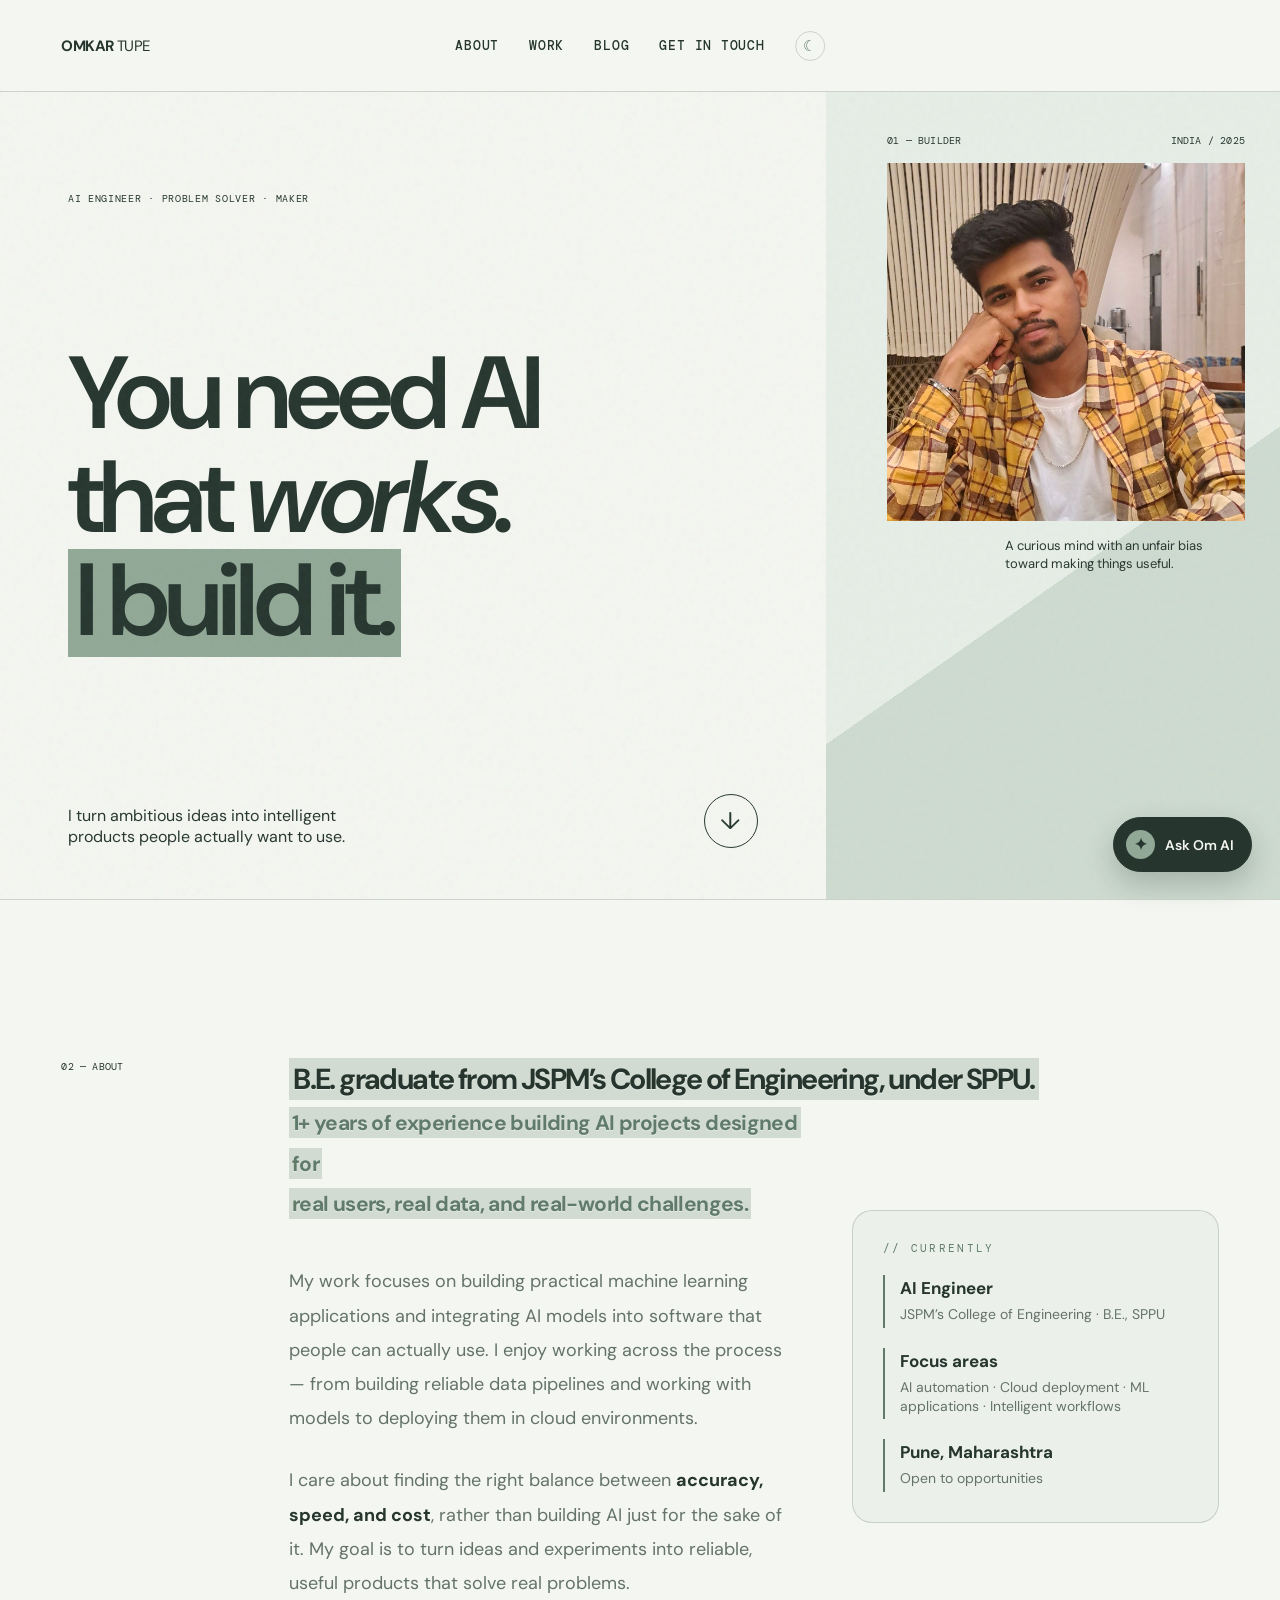
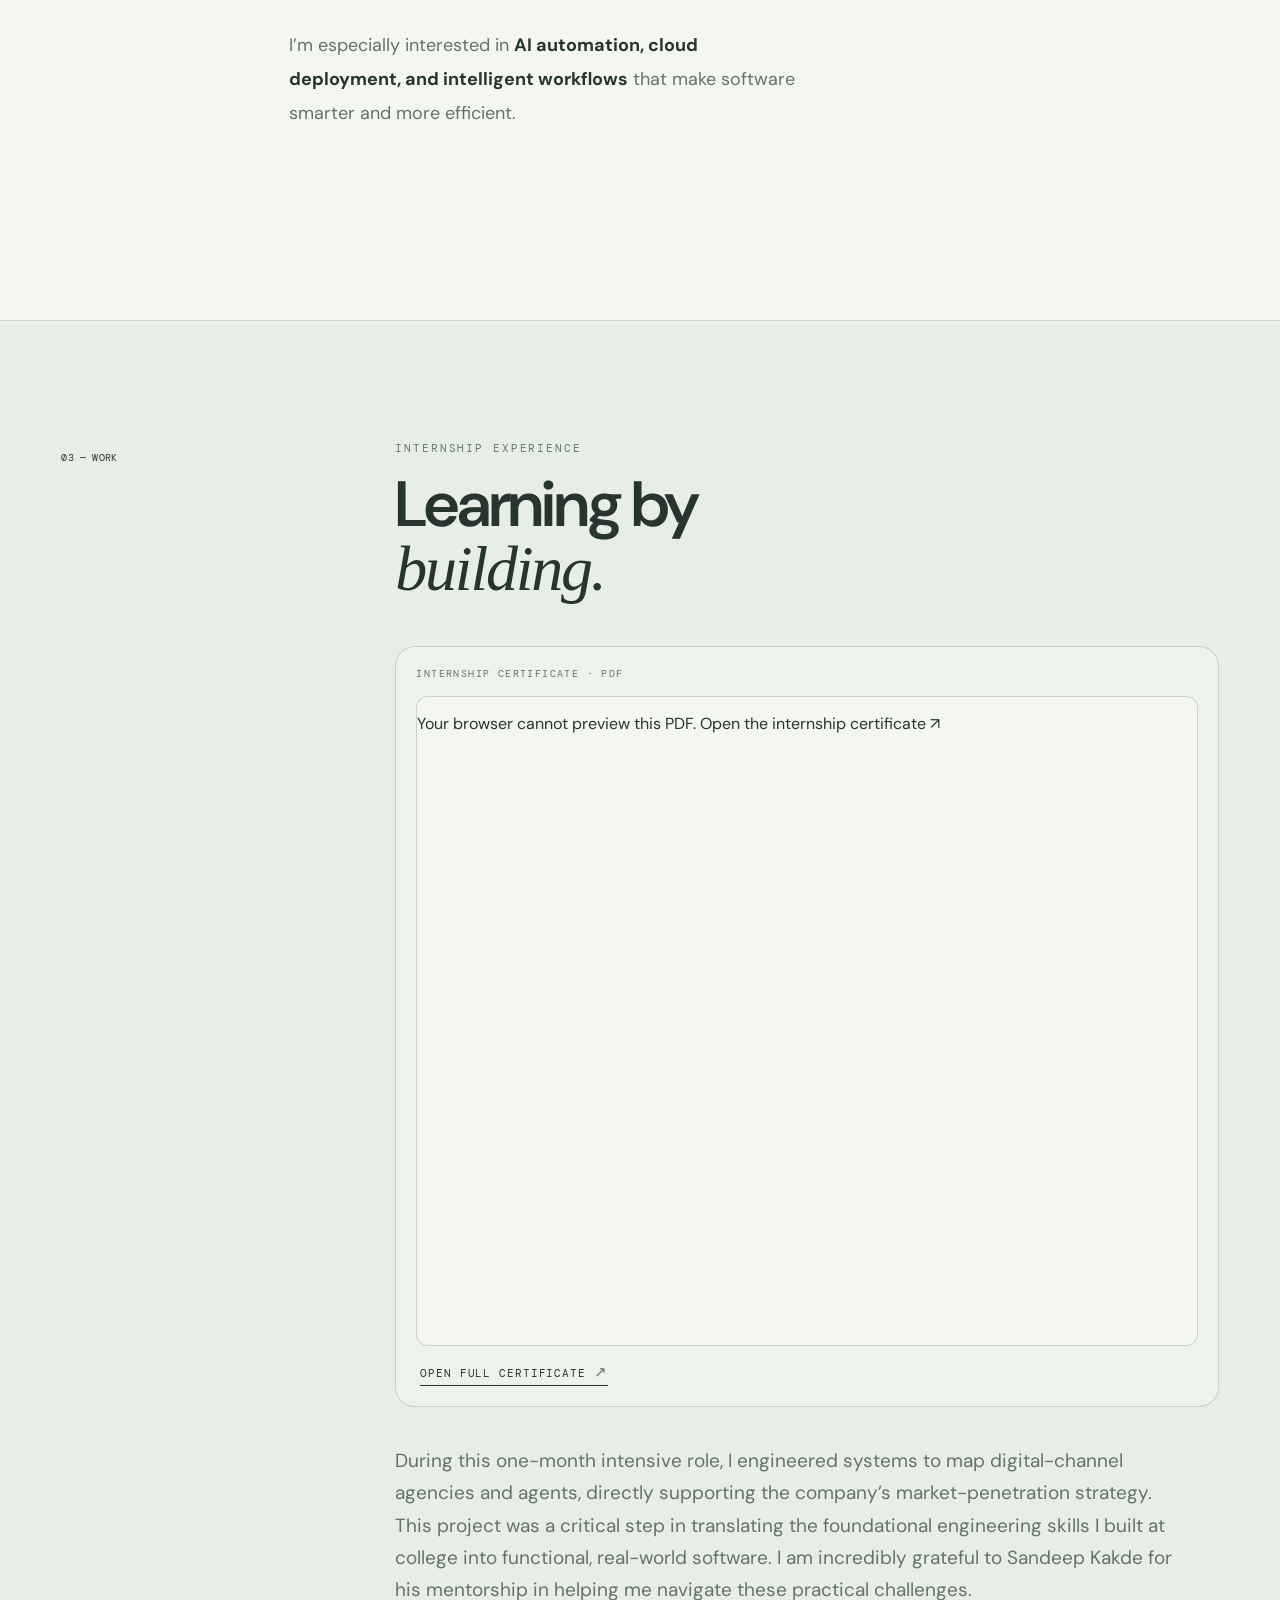
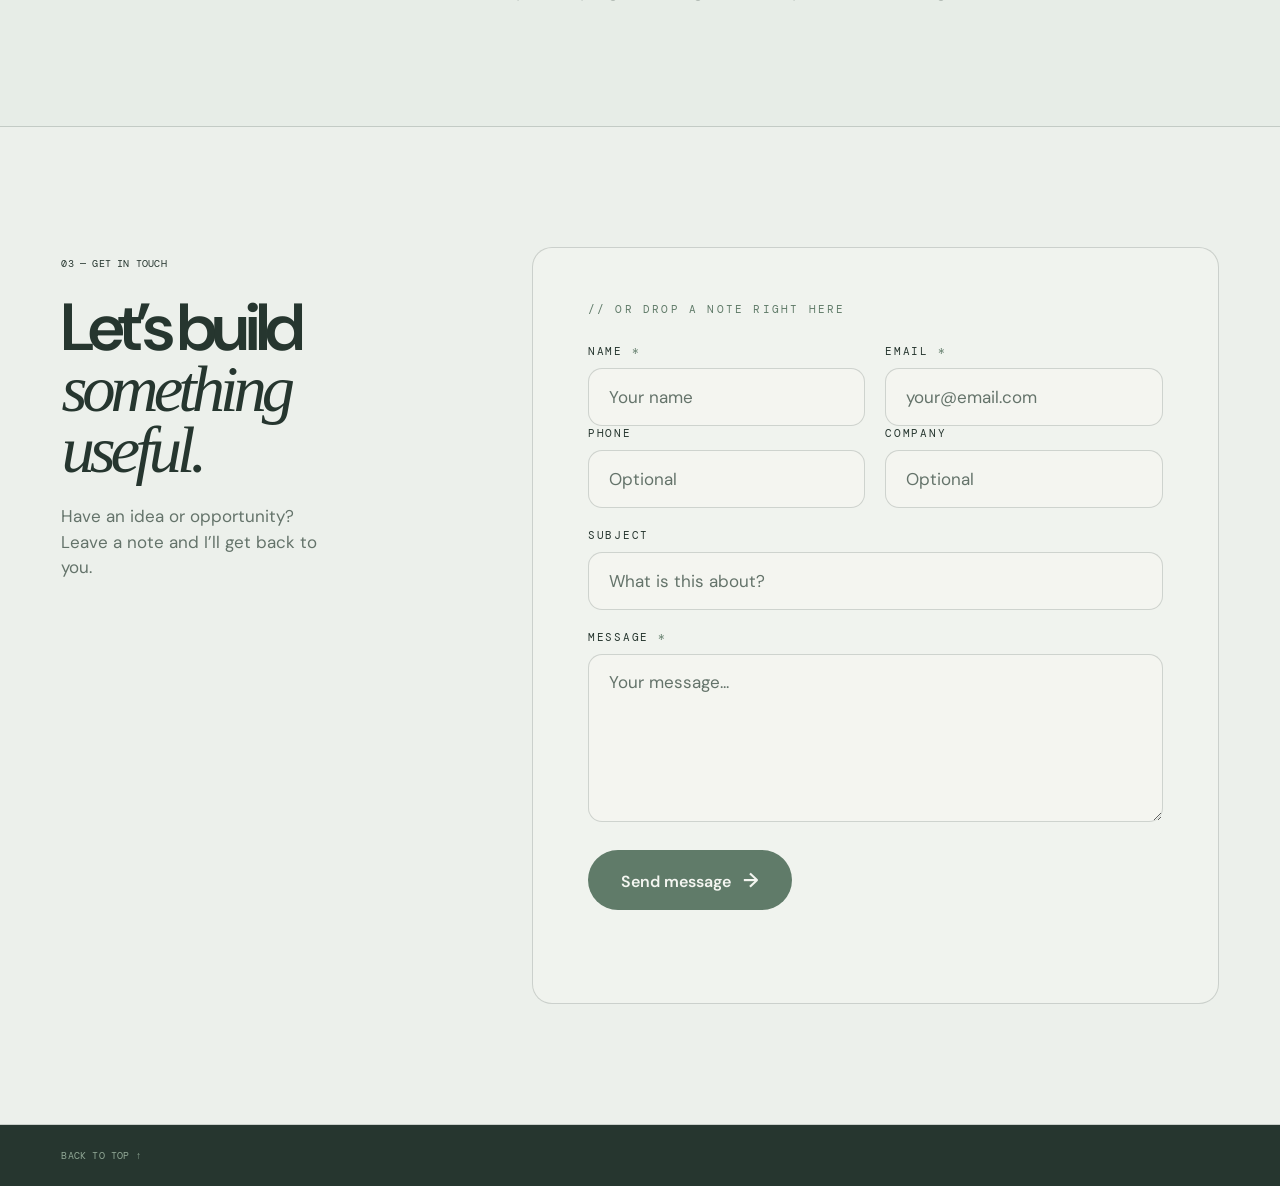
<file: index.html>
<!doctype html>
<html lang="en">
  <head>
    <meta charset="UTF-8" />
    <meta name="viewport" content="width=device-width, initial-scale=1.0" />
    <meta name="description" content="Omkar Tupe — building AI that works." />
    <title>Omkar Tupe — AI Builder</title>
    <link rel="preconnect" href="https://fonts.googleapis.com" />
    <link rel="preconnect" href="https://fonts.gstatic.com" crossorigin />
    <link href="https://fonts.googleapis.com/css2?family=DM+Mono:wght@400;500&family=DM+Sans:opsz,wght@9..40,400;9..40,500;9..40,600;9..40,700&display=swap" rel="stylesheet" />
    <link rel="stylesheet" href="styles.css" />
  </head>
  <body>
    <div class="grain" aria-hidden="true"></div>
    <main>
      <nav aria-label="Primary navigation">
        <a class="brand" href="#top">OMKAR <span>TUPE</span></a>
        <div class="nav-links">
          <a href="#about">About</a>
          <a href="#work">Work</a>
          <a href="blog.html">Blog</a>
          <a href="#contact">Get in touch</a>
          <button class="theme-toggle" type="button" aria-label="Switch to dark theme" title="Switch to dark theme"><span aria-hidden="true">☾</span></button>
        </div>
        <div class="scroll-progress" aria-hidden="true"><span></span></div>
      </nav>

      <section class="hero" id="top">
        <div class="portrait-wrap">
          <div class="portrait-meta"><span>01 — BUILDER</span><span>INDIA / 2025</span></div>
          <img src="omkar-tupe.png" alt="Portrait of Omkar Tupe" class="portrait" />
          <p class="portrait-caption">A curious mind with an unfair bias toward making things useful.</p>
        </div>
        <div class="hero-copy">
          <p class="eyebrow">AI ENGINEER · PROBLEM SOLVER · MAKER</p>
          <h1>You need AI<br />that <em>works.</em><br /><strong>I build it.</strong></h1>
          <div class="hero-bottom">
            <p>I turn ambitious ideas into intelligent products people actually want to use.</p>
            <a class="round-link" href="#about" aria-label="Explore about">↓</a>
          </div>
        </div>
      </section>

      <section class="statement" id="about">
        <aside class="about-rail">
          <p class="section-label">02 — ABOUT</p>
        </aside>
        <div class="about-main">
          <p class="about-lead"><strong class="degree-line">B.E. graduate from JSPM’s College of Engineering, under SPPU.</strong><br /><strong class="experience-line">1+ years of experience building AI projects designed for<br />real users, real data, and real-world challenges.</strong></p>
          <div class="about-copy">
            <p>My work focuses on building practical machine learning applications and integrating AI models into software that people can actually use. I enjoy working across the process — from building reliable data pipelines and working with models to deploying them in cloud environments.</p>
            <p>I care about finding the right balance between <strong>accuracy, speed, and cost</strong>, rather than building AI just for the sake of it. My goal is to turn ideas and experiments into reliable, useful products that solve real problems.</p>
            <p>I’m especially interested in <strong>AI automation, cloud deployment, and intelligent workflows</strong> that make software smarter and more efficient.</p>
          </div>
        </div>
        <aside class="currently" aria-label="Current profile">
          <p class="currently-label">// CURRENTLY</p>
          <div class="current-item"><strong>AI Engineer</strong><span>JSPM’s College of Engineering · B.E., SPPU</span></div>
          <div class="current-item"><strong>Focus areas</strong><span>AI automation · Cloud deployment · ML applications · Intelligent workflows</span></div>
          <div class="current-item"><strong>Pune, Maharashtra</strong><span>Open to opportunities</span></div>
        </aside>
      </section>

      <section class="work" id="work">
        <aside class="work-rail">
          <p class="section-label">03 — WORK</p>
        </aside>
        <div class="work-main">
          <p class="work-kicker">INTERNSHIP EXPERIENCE</p>
          <h2>Learning by<br /><em>building.</em></h2>
          <div class="certificate-viewer">
            <p class="certificate-label">INTERNSHIP CERTIFICATE · PDF</p>
            <object class="certificate-document" data="internship-certificate.pdf#view=FitH" type="application/pdf">
              <p>Your browser cannot preview this PDF. <a href="internship-certificate.pdf" target="_blank" rel="noopener">Open the internship certificate ↗</a></p>
            </object>
            <a class="certificate-link" href="internship-certificate.pdf" target="_blank" rel="noopener">Open full certificate <span>↗</span></a>
          </div>
          <p class="work-copy">During this one-month intensive role, I engineered systems to map digital-channel agencies and agents, directly supporting the company’s market-penetration strategy. This project was a critical step in translating the foundational engineering skills I built at college into functional, real-world software. I am incredibly grateful to Sandeep Kakde for his mentorship in helping me navigate these practical challenges.</p>
        </div>
      </section>

      <section class="contact" id="contact">
        <div class="contact-heading">
          <p class="section-label">03 — GET IN TOUCH</p>
          <h2>Let’s build<br /><em>something useful.</em></h2>
          <p>Have an idea or opportunity? Leave a note and I’ll get back to you.</p>
        </div>
        <form class="contact-form" action="https://formsubmit.co/omkartupe36@gmail.com" method="POST">
          <p class="form-kicker">// OR DROP A NOTE RIGHT HERE</p>
          <div class="form-grid">
            <label>Name <span>*</span><input type="text" name="name" placeholder="Your name" required /></label>
            <label>Email <span>*</span><input type="email" name="email" placeholder="your@email.com" required /></label>
            <label>Phone <input type="tel" name="phone" placeholder="Optional" inputmode="tel" autocomplete="tel" /></label>
            <label>Company <input type="text" name="company" placeholder="Optional" /></label>
          </div>
          <label>Subject <input type="text" name="subject" placeholder="What is this about?" /></label>
          <label>Message <span>*</span><textarea name="message" placeholder="Your message..." required></textarea></label>
          <input class="form-honeypot" type="text" name="_honey" tabindex="-1" autocomplete="off" aria-hidden="true" />
          <button type="submit">Send message <span>→</span></button>
          <p class="form-status" role="status" aria-live="polite"></p>
        </form>
      </section>
      <footer><a href="#top">BACK TO TOP ↑</a></footer>
    </main>

    <div class="om-ai" data-open="false">
      <button class="om-ai-toggle" type="button" aria-expanded="false" aria-controls="om-ai-panel">
        <span class="om-ai-toggle-icon" aria-hidden="true">✦</span>
        <span>Ask Om AI</span>
      </button>
      <section class="om-ai-panel" id="om-ai-panel" aria-label="Om AI assistant" aria-hidden="true">
        <header class="om-ai-header">
          <div>
            <p>OM AI <span>● ONLINE</span></p>
            <h2>Ask about Omkar</h2>
          </div>
          <button class="om-ai-close" type="button" aria-label="Close Om AI">×</button>
        </header>
        <div class="om-ai-messages" aria-live="polite" aria-relevant="additions"></div>
        <div class="om-ai-suggestions" aria-label="Suggested questions">
          <button type="button">Who is Omkar?</button>
          <button type="button">What is his view on AI?</button>
          <button type="button">How can I contact him?</button>
        </div>
        <form class="om-ai-form">
          <label class="sr-only" for="om-ai-input">Ask Om AI a question</label>
          <input id="om-ai-input" type="text" placeholder="Ask Om AI..." autocomplete="off" required />
          <button type="submit" aria-label="Send question">↑</button>
        </form>
      </section>
    </div>

    <script>
      const scrollProgress = document.querySelector('.scroll-progress span');
      const updateScrollProgress = () => {
        const maximumScroll = document.documentElement.scrollHeight - window.innerHeight;
        const progress = maximumScroll > 0 ? (window.scrollY / maximumScroll) * 100 : 0;
        scrollProgress.style.width = `${Math.min(100, Math.max(0, progress))}%`;
      };

      window.addEventListener('scroll', updateScrollProgress, { passive: true });
      window.addEventListener('resize', updateScrollProgress);
      updateScrollProgress();

      const themeToggle = document.querySelector('.theme-toggle');
      const themeIcon = themeToggle.querySelector('span');
      const setTheme = (theme) => {
        const isDark = theme === 'dark';
        document.body.classList.toggle('dark-theme', isDark);
        themeIcon.textContent = isDark ? '☀' : '☾';
        themeToggle.setAttribute('aria-label', isDark ? 'Switch to light theme' : 'Switch to dark theme');
        themeToggle.title = themeToggle.getAttribute('aria-label');
        try { localStorage.setItem('portfolio-theme', theme); } catch (_) {}
      };
      let preferredTheme = 'light';
      try { preferredTheme = localStorage.getItem('portfolio-theme') || preferredTheme; } catch (_) {}
      setTheme(preferredTheme);
      themeToggle.addEventListener('click', () => setTheme(document.body.classList.contains('dark-theme') ? 'light' : 'dark'));

      const contactForm = document.querySelector('.contact-form');
      const formStatus = contactForm.querySelector('.form-status');
      const submitButton = contactForm.querySelector('button[type="submit"]');
      contactForm.addEventListener('submit', async (event) => {
        event.preventDefault();
        const formData = Object.fromEntries(new FormData(contactForm));
        formData._subject = formData.subject || 'New portfolio enquiry';
        formData._template = 'table';
        submitButton.disabled = true;
        submitButton.textContent = 'Sending…';
        formStatus.textContent = '';

        try {
          if (window.location.protocol === 'file:') {
            throw new Error('Please open the published website to send a message.');
          }
          formData._url = window.location.href;
          const response = await fetch('https://formsubmit.co/ajax/omkartupe36@gmail.com', {
            method: 'POST',
            headers: { 'Content-Type': 'application/json', Accept: 'application/json' },
            body: JSON.stringify(formData)
          });
          const result = await response.json().catch(() => ({}));
          if (!response.ok || result.success === false) {
            throw new Error(result.message || 'Unable to send message. Please try again.');
          }
          contactForm.reset();
          formStatus.textContent = 'Thanks — your message has been sent.';
          formStatus.classList.add('is-success');
        } catch (error) {
          formStatus.textContent = error.message || 'Sorry, something went wrong. Please try again.';
          formStatus.classList.remove('is-success');
        } finally {
          submitButton.disabled = false;
          submitButton.innerHTML = 'Send message <span>→</span>';
        }
      });

      const omAi = document.querySelector('.om-ai');
      const omAiToggle = document.querySelector('.om-ai-toggle');
      const omAiPanel = document.querySelector('.om-ai-panel');
      const omAiClose = document.querySelector('.om-ai-close');
      const omAiMessages = document.querySelector('.om-ai-messages');
      const omAiForm = document.querySelector('.om-ai-form');
      const omAiInput = document.querySelector('#om-ai-input');

      const addOmAiMessage = (text, sender) => {
        const message = document.createElement('p');
        message.className = `om-ai-message om-ai-message--${sender}`;
        message.textContent = text;
        omAiMessages.append(message);
        omAiMessages.scrollTop = omAiMessages.scrollHeight;
      };

      const answerOmAiQuestion = (question) => {
        const query = question.toLowerCase().replace(/[^a-z0-9 ]/g, ' ');
        if (/\b(hi|hello|hey)\b/.test(query)) return 'Hi! I’m Om AI. I can tell you about Omkar’s background, work, skills, and how to get in touch.';
        if (/\b(who|about|background|person)\b/.test(query)) return 'Omkar Tupe is an aspiring AI/ML engineer, an IT student, and a builder of side projects. He is especially interested in AI that adapts, learns, and becomes genuinely useful to people.';
        if (/\b(school|schooling|podar|icse|tenth|10th|eleventh|11th|twelfth|12th|state board|maharashtra board)\b/.test(query)) return 'Omkar completed school through 10th standard at Podar International School (ICSE), then completed 11th and 12th through the Maharashtra State Board.';
        if (/\b(study|college|education|degree|graduate|graduation|university|sppu|jspm|engineering|information technology|it |2027)\b/.test(query)) return 'Omkar is currently pursuing a Bachelor of Engineering in Information Technology at JSPM’s College of Engineering under SPPU. He expects to complete the degree in 2027.';
        if (/\b(project|projects|side project|portfolio)\b/.test(query)) return 'Alongside his studies, Omkar builds side projects to put his AI/ML learning into practice and show what he can create.';
        if (/\b(team|teamwork|leadership|leader|deadline|stress|collaborat|mistake)\b/.test(query)) return 'Omkar values teamwork and strong leadership. He aims to contribute as much as he can, work calmly under real deadlines, help teammates, learn from mistakes, and keep moving forward.';
        if (/\b(llm|rag|agent|agents|learning now|currently learning)\b/.test(query)) return 'Omkar is currently learning about LLMs and RAG frameworks, and is building an AI agent to demonstrate his potential.';
        if (/\b(skill|skills|technology|tech|tools|expertise|good at)\b/.test(query)) return 'Omkar is developing skills in AI/ML, LLMs, RAG frameworks, AI agents, data and model integration, cloud deployment, and intelligent workflows.';
        if (/\b(work|does he do|focus|interested|service|services|build)\b/.test(query)) return 'Omkar focuses on practical AI/ML work. He is learning how to build AI agents and enjoys turning ideas into useful software, especially through automation, cloud deployment, and intelligent workflows.';
        if (/\b(ai |artificial intelligence|what is ai|adapt|child brain|kids brain|machine learning|ml |algorithm|data|mistake|model)\b/.test(query)) return 'Omkar sees AI as a child’s brain: not fully developed, but able to learn through adaptation. In his view, structured and unstructured data help AI learn, while newer models tend to make fewer mistakes than earlier versions. He sees machine learning as repeated learning through algorithms.';
        if (/\b(experience|internship|certificate|agikya|agency|agencies|sandeep|market)\b/.test(query)) return 'Omkar completed an internship at AGIKYA Technologies. During an intensive one-month role, he engineered systems to map digital-channel agencies and agents in support of a market-penetration strategy.';
        if (/\b(location|live|based|pune|india|city)\b/.test(query)) return 'Omkar is based in Pune, Maharashtra, India, and is open to opportunities.';
        if (/\b(research|history|invention|motivation|world|help|helping|value|values)\b/.test(query)) return 'Omkar enjoys learning beyond technology—about how the world works, inventions, history, and the people behind progress. He brings that research and motivation into his work, and believes helping others is fundamental in teams and everyday life.';
        if (/\b(contact|email|reach|hire|opportunity|job|position|message|talk)\b/.test(query)) return 'Omkar is looking for opportunities after completing his degree in 2027. You can use the “Get in touch” form on this page to discuss a role, project, or collaboration.';
        if (/\b(blog|article|write|writing)\b/.test(query)) return 'You can find Omkar’s writing through the Blog link in the navigation.';
        return 'I only answer questions about Omkar and this website. Try asking about his background, skills, experience, location, or how to contact him.';
      };

      const setOmAiOpen = (open) => {
        omAi.dataset.open = open;
        omAiToggle.setAttribute('aria-expanded', String(open));
        omAiPanel.setAttribute('aria-hidden', String(!open));
        if (open) {
          if (!omAiMessages.children.length) addOmAiMessage('Hi, I’m Om AI. Ask me anything about Omkar’s work, background, or how to connect.', 'bot');
          omAiInput.focus();
        }
      };

      omAiToggle.addEventListener('click', () => setOmAiOpen(omAi.dataset.open !== 'true'));
      omAiClose.addEventListener('click', () => setOmAiOpen(false));
      document.addEventListener('keydown', (event) => { if (event.key === 'Escape') setOmAiOpen(false); });
      document.querySelectorAll('.om-ai-suggestions button').forEach((button) => {
        button.addEventListener('click', () => {
          const question = button.textContent;
          addOmAiMessage(question, 'user');
          addOmAiMessage(answerOmAiQuestion(question), 'bot');
        });
      });
      omAiForm.addEventListener('submit', (event) => {
        event.preventDefault();
        const question = omAiInput.value.trim();
        if (!question) return;
        addOmAiMessage(question, 'user');
        omAiInput.value = '';
        window.setTimeout(() => addOmAiMessage(answerOmAiQuestion(question), 'bot'), 180);
      });
    </script>
  </body>
</html>
</file>
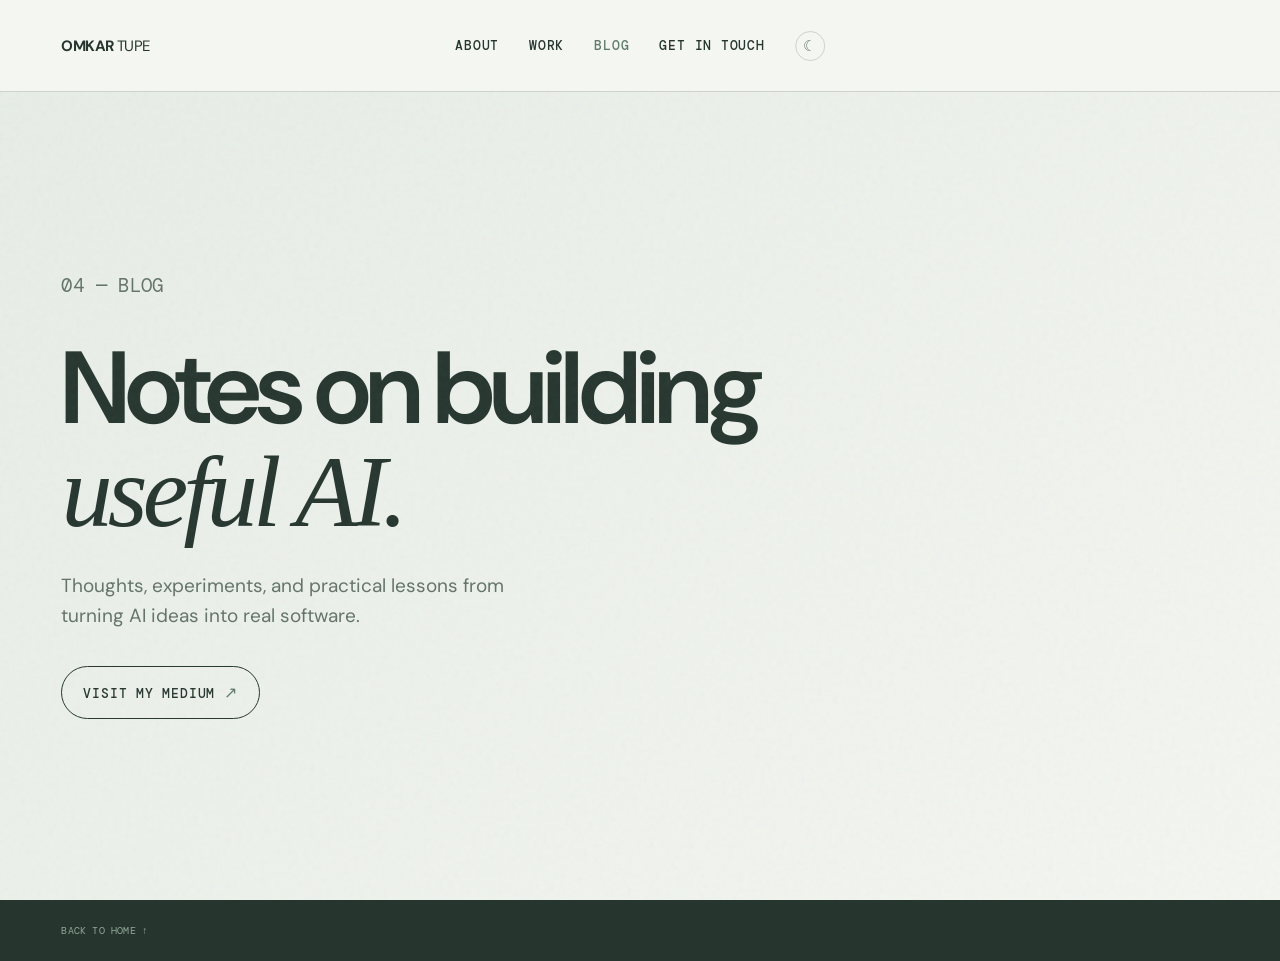
<file: blog.html>
<!doctype html>
<html lang="en">
  <head>
    <meta charset="UTF-8" />
    <meta name="viewport" content="width=device-width, initial-scale=1.0" />
    <meta name="description" content="Writing by Omkar Tupe." />
    <title>Blog — Omkar Tupe</title>
    <link rel="preconnect" href="https://fonts.googleapis.com" />
    <link rel="preconnect" href="https://fonts.gstatic.com" crossorigin />
    <link href="https://fonts.googleapis.com/css2?family=DM+Mono:wght@400;500&family=DM+Sans:opsz,wght@9..40,400;9..40,500;9..40,600;9..40,700&display=swap" rel="stylesheet" />
    <link rel="stylesheet" href="styles.css" />
  </head>
  <body class="blog-page">
    <div class="grain" aria-hidden="true"></div>
    <main>
      <nav aria-label="Primary navigation">
        <a class="brand" href="index.html#top">OMKAR <span>TUPE</span></a>
        <div class="nav-links">
          <a href="index.html#about">About</a>
          <a href="index.html#work">Work</a>
          <a href="blog.html" aria-current="page">Blog</a>
          <a href="index.html#contact">Get in touch</a>
          <button class="theme-toggle" type="button" aria-label="Switch to dark theme" title="Switch to dark theme"><span aria-hidden="true">☾</span></button>
        </div>
      </nav>
      <section class="blog-hero">
        <p class="section-label">04 — BLOG</p>
        <h1>Notes on building<br /><em>useful AI.</em></h1>
        <p>Thoughts, experiments, and practical lessons from turning AI ideas into real software.</p>
        <a class="blog-medium-link" href="https://medium.com/@omkartupe36">Visit my Medium <span>↗</span></a>
      </section>
      <footer><a href="index.html#top">BACK TO HOME ↑</a></footer>
    </main>
    <script>
      const themeToggle = document.querySelector('.theme-toggle');
      const themeIcon = themeToggle.querySelector('span');
      const setTheme = (theme) => {
        const isDark = theme === 'dark';
        document.body.classList.toggle('dark-theme', isDark);
        themeIcon.textContent = isDark ? '☀' : '☾';
        themeToggle.setAttribute('aria-label', isDark ? 'Switch to light theme' : 'Switch to dark theme');
        themeToggle.title = themeToggle.getAttribute('aria-label');
        try { localStorage.setItem('portfolio-theme', theme); } catch (_) {}
      };
      let preferredTheme = 'light';
      try { preferredTheme = localStorage.getItem('portfolio-theme') || preferredTheme; } catch (_) {}
      setTheme(preferredTheme);
      themeToggle.addEventListener('click', () => setTheme(document.body.classList.contains('dark-theme') ? 'light' : 'dark'));
    </script>
  </body>
</html>
</file>
<file: styles.css>
:root { --ink:#26362f; --paper:#f4f6f1; --accent:#91a896; --accent-strong:#607b69; --acid:var(--accent); --surface:#e7ede7; --muted:#64736a; --line:rgba(38,54,47,.18); --portrait-light:#e6eee7; --portrait-shade:#cedbd0; }
* { box-sizing:border-box; }
html { scroll-behavior:smooth; }
body { margin:0; background:var(--paper); color:var(--ink); font-family:"DM Sans",Arial,sans-serif; transition:background-color .25s ease, color .25s ease; }
body.dark-theme { --ink:#ecf3ed; --paper:#17221c; --accent:#a8c0ae; --accent-strong:#789680; --acid:var(--accent); --surface:#223129; --muted:#b2c2b6; --line:rgba(236,243,237,.18); --portrait-light:#26382e; --portrait-shade:#1d2a22; color-scheme:dark; }
.grain { position:fixed; inset:0; opacity:.17; pointer-events:none; z-index:5; background-image:url("data:image/svg+xml,%3Csvg viewBox='0 0 180 180' xmlns='http://www.w3.org/2000/svg'%3E%3Cfilter id='n'%3E%3CfeTurbulence type='fractalNoise' baseFrequency='.9' numOctaves='4' stitchTiles='stitch'/%3E%3C/filter%3E%3Crect width='100%25' height='100%25' filter='url(%23n)' opacity='.28'/%3E%3C/svg%3E"); }
main { max-width:1600px; margin:auto; }
nav { position:sticky; top:0; z-index:20; height:92px; padding:0 4.8vw; display:flex; align-items:center; border-bottom:1px solid var(--line); background:color-mix(in srgb, var(--paper) 92%, transparent); backdrop-filter:blur(12px); }
.scroll-progress { position:absolute; right:0; bottom:-1px; left:0; height:3px; pointer-events:none; }
.scroll-progress span { display:block; width:0; height:100%; background:var(--accent-strong); transition:width 150ms linear; }
a { color:inherit; text-decoration:none; } .brand { font-size:15px; letter-spacing:-.6px; font-weight:700; } .brand span { font-weight:400; }
.nav-links { position:absolute; left:50%; display:flex; align-items:center; gap:30px; transform:translateX(-50%); font:500 13px "DM Mono",monospace; letter-spacing:.06em; text-transform:uppercase; white-space:nowrap; } .nav-links a { transition:color .2s ease; } .nav-links a:hover, .nav-links a[aria-current="page"] { color:var(--accent-strong); } .nav-links span { color:var(--accent-strong); font-size:15px; }.theme-toggle { display:grid; width:30px; height:30px; place-items:center; border:1px solid var(--line); border-radius:50%; background:transparent; color:var(--ink); cursor:pointer; font-size:17px; line-height:1; transition:background .2s, color .2s, transform .2s; }.theme-toggle:hover { background:var(--accent); color:#17221c; transform:rotate(18deg); }
.hero { min-height:calc(100vh - 92px); display:grid; grid-template-columns:1fr 35.5%; border-bottom:1px solid var(--line); }
.portrait-wrap { position:relative; grid-column:2; grid-row:1; min-height:630px; padding:42px 35px 30px 4.8vw; background:linear-gradient(145deg, var(--portrait-light) 0%, var(--portrait-light) 58%, var(--portrait-shade) 58%, var(--portrait-shade) 100%); display:flex; flex-direction:column; }
.portrait-meta, .section-label, .project-type, footer { font:10px "DM Mono",monospace; letter-spacing:.02em; }
.portrait-meta { display:flex; justify-content:space-between; margin-bottom:16px; }
.portrait { display:block; width:min(100%, min(64vh, 580px)); height:auto; margin:0 auto; object-fit:contain; object-position:center bottom; filter:saturate(1.12) contrast(1.03); }
.portrait-caption { max-width:240px; margin:16px 0 0 auto; font-size:13px; line-height:1.35; }
.hero-copy { grid-column:1; grid-row:1; padding:7.8vw 5.3vw 4vw; display:flex; flex-direction:column; justify-content:space-between; min-height:630px; }
.eyebrow { margin:0; font:10px "DM Mono",monospace; letter-spacing:.07em; }
h1 { margin:28px 0; font-size:clamp(56px,8vw,135px); line-height:1.01; letter-spacing:-.048em; font-weight:600; } h1 em { font-family:inherit; font-weight:600; } h2 em { font-family:Georgia,serif; font-weight:400; } h1 strong { display:inline-block; background:var(--accent); font-weight:600; padding:0 .08em .04em; }
.hero-bottom { display:flex; justify-content:space-between; align-items:end; gap:24px; } .hero-bottom p { max-width:320px; margin:0; font-size:16px; line-height:1.3; }
.round-link { width:54px; height:54px; display:grid; place-items:center; border:1px solid var(--ink); border-radius:50%; font-size:24px; transition:.25s; } .round-link:hover { background:var(--accent-strong); color:var(--paper); transform:rotate(-45deg); }
.statement { padding:150px 4.8vw; display:grid; grid-template-columns:35.5% 1fr; gap:5vw; border-bottom:1px solid var(--line); }.about-rail { min-height:100%; }.rail-stats { margin-top:115px; }.rail-stats div { display:grid; grid-template-columns:86px 1fr; align-items:center; padding:17px 0; border-top:1px solid var(--line); }.rail-stats div:last-child { border-bottom:1px solid var(--line); }.rail-stats strong { font-size:28px; letter-spacing:-.08em; }.rail-stats span { font-size:13px; line-height:1.22; }.rail-note { max-width:255px; margin:32px 0 0; font-size:15px; line-height:1.46; }.about-title { max-width:850px; margin:0; font-size:clamp(47px,5.9vw,94px); letter-spacing:-.065em; line-height:.92; font-weight:600; }.about-content { margin-top:66px; display:grid; grid-template-columns:minmax(260px,.9fr) minmax(300px,1.1fr); gap:55px; }.about-lead { margin:0 0 26px; font-size:20px; line-height:1.42; }.about-intro > p:last-child { margin:0; font-size:18px; line-height:1.5; }.about-copy { font-size:18px; line-height:1.52; }.about-copy p { margin:0 0 27px; }.currently { margin-top:48px; padding:26px 24px 27px; border:1px solid var(--line); border-radius:20px; background:rgba(255,255,255,.25); }.currently-label { margin:0 0 19px; color:#d34a33; font:11px "DM Mono",monospace; letter-spacing:.21em; }.current-item { border-left:2px solid #d34a33; padding:4px 0 4px 15px; min-height:50px; margin-top:20px; }.current-item strong { display:block; margin-bottom:7px; font-size:17px; line-height:1.12; }.current-item span { color:#68645d; display:block; font-size:14px; line-height:1.34; white-space:nowrap; }.current-focus span { white-space:normal; }
.work { padding:120px 4.8vw; display:grid; grid-template-columns:minmax(130px,.34fr) minmax(520px,1fr); gap:54px; border-bottom:1px solid var(--line); background:#e6e3da; scroll-margin-top:92px; }.work-rail { min-height:100%; }.work-main { max-width:900px; }.work-kicker { margin:0; color:#d34a33; font:11px "DM Mono",monospace; letter-spacing:.17em; }.work-main h2 { margin:18px 0 45px; font-family:"DM Sans",Arial,sans-serif; font-size:clamp(46px,5vw,76px); letter-spacing:-.035em; line-height:1; font-weight:600; }.work-main h2 em { font-family:Georgia,serif; font-weight:400; }.certificate-viewer { padding:20px; border:1px solid var(--line); border-radius:20px; background:rgba(255,255,255,.38); }.certificate-label { margin:0 0 16px; color:#625f58; font:10px "DM Mono",monospace; letter-spacing:.14em; }.certificate-document { display:block; width:100%; height:650px; border:1px solid rgba(20,20,20,.16); border-radius:12px; background:#f7f5f0; }.certificate-document + .certificate-link { display:inline-block; margin:16px 4px 0; border-bottom:1px solid currentColor; padding-bottom:3px; font:11px "DM Mono",monospace; letter-spacing:.08em; text-transform:uppercase; }.certificate-link span { color:#d34a33; font-size:15px; }.work-copy { max-width:780px; margin:38px 0 0; font-size:19px; line-height:1.7; color:#625f58; }.contact { padding:120px 4.8vw; display:grid; grid-template-columns:minmax(260px,.75fr) minmax(520px,1.4fr); gap:8vw; border-bottom:1px solid var(--line); background:#eeece5; scroll-margin-top:92px; }.contact-heading h2 { margin:28px 0 24px; font-size:clamp(48px,5.2vw,82px); letter-spacing:-.075em; line-height:.91; font-weight:600; }.contact-heading h2 em { font-family:Georgia,serif; font-weight:400; }.contact-heading > p:last-child { max-width:280px; margin:0; font-size:17px; line-height:1.5; color:#625f58; }.contact-form { padding:54px 55px 56px; border:1px solid var(--line); border-radius:20px; background:rgba(255,255,255,.45); }.form-kicker { margin:0 0 28px; color:#d34a33; font:11px "DM Mono",monospace; letter-spacing:.2em; }.contact-form label { display:block; margin-top:20px; font:11px "DM Mono",monospace; letter-spacing:.16em; text-transform:uppercase; }.contact-form label span { color:#d34a33; }.form-grid { display:grid; grid-template-columns:1fr 1fr; gap:0 20px; }.contact-form .form-grid label { margin-top:0; }.contact-form input, .contact-form textarea { display:block; width:100%; margin-top:10px; padding:16px 20px; border:1px solid rgba(20,20,20,.14); border-radius:14px; outline:none; background:rgba(255,255,255,.58); color:var(--ink); font:17px "DM Sans",sans-serif; letter-spacing:0; text-transform:none; transition:border-color .2s, box-shadow .2s; }.contact-form input { height:58px; }.contact-form textarea { min-height:168px; resize:vertical; }.contact-form input::placeholder, .contact-form textarea::placeholder { color:#98938b; }.contact-form input:focus, .contact-form textarea:focus { border-color:#d34a33; box-shadow:0 0 0 3px rgba(211,74,51,.12); }.contact-form button { margin-top:28px; padding:17px 33px; border:0; border-radius:999px; background:#d34a33; color:white; cursor:pointer; font:600 16px "DM Sans",sans-serif; transition:transform .2s, background .2s; }.contact-form button:hover { background:#ba3e2b; transform:translateY(-2px); }.contact-form button:disabled { cursor:wait; opacity:.7; transform:none; }.contact-form button span { margin-left:8px; font-size:20px; }.form-status { min-height:22px; margin:15px 0 0; color:#a63b2a; font-size:14px; }.form-status.is-success { color:#3d6c26; } footer { padding:24px 4.8vw; display:flex; justify-content:space-between; background:var(--ink); color:var(--paper); } footer a { color:var(--acid); }
.statement { grid-template-columns:minmax(130px,.34fr) minmax(380px,1fr) minmax(300px,.72fr); gap:54px; align-items:start; }.about-rail { min-height:720px; }.about-main { padding-top:8px; }.about-main .about-lead { font-size:28px; line-height:1.45; letter-spacing:-.025em; }.about-main .degree-line { display:inline-block; white-space:nowrap; font-size:clamp(29px,2vw,34px); letter-spacing:-.055em; }.about-main .about-copy { max-width:670px; margin-top:42px; font-size:18px; line-height:1.9; color:#625f58; }.about-main .about-copy p { margin-bottom:28px; }.about-main .about-copy strong { color:var(--ink); }.statement > .currently { width:100%; max-width:none; margin:160px 0 0; padding:30px; align-self:start; }.statement > .currently .current-item span { white-space:normal; }
.about-main .experience-line { display:inline-block; font-size:clamp(21px,1.55vw,26px); line-height:1.32; letter-spacing:-.03em; }
@media (max-width:760px) { nav { height:70px; padding:0 20px; }.brand { font-size:13px; }.nav-links { left:auto; right:20px; gap:10px; transform:none; font-size:9px; letter-spacing:.015em; }.hero { grid-template-columns:1fr; }.portrait-wrap { grid-column:1; grid-row:1; min-height:unset; padding:25px 20px 20px; }.portrait { width:min(100%, 72vw); height:auto; }.hero-copy { grid-column:1; grid-row:2; min-height:540px; padding:54px 20px 32px; }.statement { display:block; padding:80px 20px; }.about-rail { margin-bottom:48px; }.rail-stats { margin-top:28px; }.rail-note { display:none; }.about-content { display:block; margin-top:40px; }.about-lead { margin-bottom:24px; font-size:18px; }.about-intro > p:last-child, .about-copy { font-size:17px; }.about-copy { margin-top:32px; }.currently { display:block; margin-top:48px; padding:26px 24px; }.current-item { margin-top:23px; min-height:0; }.work { display:block; padding:84px 20px; scroll-margin-top:70px; }.work-rail { min-height:0; margin-bottom:30px; }.work-main h2 { margin-bottom:32px; }.certificate-document { height:460px; }.work-copy { margin-top:28px; font-size:17px; line-height:1.65; }.contact { display:block; padding:84px 20px; scroll-margin-top:70px; }.contact-form { margin-top:46px; padding:30px 22px; }.form-grid { grid-template-columns:1fr; gap:20px; }.contact-form .form-grid label { margin-top:0; } footer { padding:20px; gap:15px; font-size:8px; } }
@media (max-width:760px) { .about-rail { min-height:90px; margin-bottom:36px; }.about-timeline { display:none; }.about-main .about-lead { font-size:21px; }.about-main .experience-line { font-size:21px; }.about-main .about-copy { margin-top:28px; font-size:17px; line-height:1.7; }.statement > .currently { margin-top:42px; } }

/* Quiet two-colour palette overrides */
.currently { background:color-mix(in srgb, var(--surface) 58%, transparent); }
.about-main .about-lead { color:var(--accent-strong); text-shadow:0 1px 0 rgba(255,255,255,.45); }.about-main .about-lead strong { display:inline; box-decoration-break:clone; -webkit-box-decoration-break:clone; background:color-mix(in srgb, var(--accent) 34%, transparent); padding:.08em .16em; }.about-main .degree-line { color:var(--ink); }.about-main .experience-line { color:var(--accent-strong); }
.currently-label, .work-kicker, .form-kicker, .contact-form label span, .certificate-link span { color:var(--accent-strong); }
.current-item { border-left-color:var(--accent-strong); }.current-item span, .about-main .about-copy, .certificate-label, .work-copy, .contact-heading > p:last-child { color:var(--muted); }
.work { background:var(--surface); }.contact { background:color-mix(in srgb, var(--surface) 64%, var(--paper)); }
.certificate-viewer, .contact-form { background:color-mix(in srgb, var(--paper) 54%, transparent); }.certificate-document { border-color:var(--line); background:var(--paper); }
.contact-form input, .contact-form textarea { border-color:var(--line); background:color-mix(in srgb, var(--paper) 82%, transparent); color:var(--ink); }.contact-form input::placeholder, .contact-form textarea::placeholder { color:var(--muted); }.contact-form input:focus, .contact-form textarea:focus { border-color:var(--accent-strong); box-shadow:0 0 0 3px color-mix(in srgb, var(--accent) 32%, transparent); }
.contact-form button { background:var(--accent-strong); color:var(--paper); }.contact-form button:hover { background:var(--ink); }.form-status { color:var(--accent-strong); }.form-status.is-success { color:var(--accent-strong); }
.blog-hero { min-height:calc(100vh - 92px); padding:clamp(100px,14vw,190px) 4.8vw; background:linear-gradient(135deg, var(--surface), var(--paper)); }.blog-hero h1 { max-width:950px; margin:28px 0; font-size:clamp(58px,8vw,128px); }.blog-hero h1 em { font-family:Georgia,serif; font-weight:400; }.blog-hero > p { max-width:500px; margin:0 0 36px; color:var(--muted); font-size:19px; line-height:1.55; }.blog-medium-link { display:inline-block; padding:15px 21px; border:1px solid var(--ink); border-radius:999px; font:500 13px "DM Mono",monospace; letter-spacing:.06em; text-transform:uppercase; transition:background .2s, color .2s; }.blog-medium-link:hover { background:var(--accent-strong); border-color:var(--accent-strong); color:var(--paper); }.blog-medium-link span { color:var(--accent-strong); font-size:16px; }.blog-medium-link:hover span { color:inherit; }
body.dark-theme .about-main .about-lead, body.dark-theme .about-main .degree-line, body.dark-theme .about-main .experience-line { color:var(--ink); text-shadow:none; } body.dark-theme .about-main .about-lead strong { background:transparent; padding:0; } body.dark-theme .portrait { filter:saturate(.85) contrast(1.04) brightness(.88); } body.dark-theme .certificate-document { background:#fff; } body.dark-theme footer { background:#101712; }
@media (max-width:760px) { .nav-links { gap:8px; }.theme-toggle { width:25px; height:25px; font-size:14px; }.blog-hero { min-height:calc(100vh - 70px); padding:100px 20px; } }

/* Om AI */
.sr-only { position:absolute; width:1px; height:1px; padding:0; margin:-1px; overflow:hidden; clip:rect(0, 0, 0, 0); white-space:nowrap; border:0; }
.om-ai { position:fixed; right:28px; bottom:28px; z-index:30; font-family:"DM Sans",Arial,sans-serif; }
.om-ai-toggle { display:flex; align-items:center; gap:10px; padding:12px 17px 12px 12px; border:1px solid var(--ink); border-radius:999px; background:var(--ink); color:var(--paper); box-shadow:0 12px 28px rgba(25,40,32,.22); cursor:pointer; font:600 14px "DM Sans",Arial,sans-serif; transition:transform .2s ease, box-shadow .2s ease; }
.om-ai-toggle:hover { box-shadow:0 16px 34px rgba(25,40,32,.3); transform:translateY(-2px); }.om-ai-toggle-icon { display:grid; width:29px; height:29px; place-items:center; border-radius:50%; background:var(--accent); color:var(--ink); font-size:16px; }
.om-ai-panel { position:absolute; right:0; bottom:0; display:flex; width:min(380px, calc(100vw - 32px)); max-height:min(610px, calc(100vh - 32px)); min-height:475px; flex-direction:column; overflow:hidden; border:1px solid var(--line); border-radius:21px; background:var(--paper); box-shadow:0 22px 60px rgba(25,40,32,.25); opacity:0; pointer-events:none; transform:translateY(12px) scale(.98); transform-origin:bottom right; transition:opacity .2s ease, transform .2s ease; }
.om-ai[data-open="true"] .om-ai-panel { opacity:1; pointer-events:auto; transform:translateY(0) scale(1); }.om-ai[data-open="true"] .om-ai-toggle { opacity:0; pointer-events:none; transform:translateY(8px); }
.om-ai-header { display:flex; align-items:start; justify-content:space-between; padding:21px 21px 18px; border-bottom:1px solid var(--line); background:var(--surface); }.om-ai-header p { margin:0 0 6px; color:var(--accent-strong); font:10px "DM Mono",monospace; letter-spacing:.12em; }.om-ai-header p span { margin-left:6px; font-size:8px; }.om-ai-header h2 { margin:0; font-size:21px; letter-spacing:-.04em; }.om-ai-close { width:30px; height:30px; border:1px solid var(--line); border-radius:50%; background:transparent; color:var(--ink); cursor:pointer; font-size:22px; line-height:1; }.om-ai-close:hover { background:var(--ink); color:var(--paper); }
.om-ai-messages { display:flex; min-height:205px; flex:1; flex-direction:column; gap:11px; overflow-y:auto; padding:18px 18px 12px; scrollbar-width:thin; }.om-ai-message { max-width:88%; margin:0; padding:10px 12px; border-radius:13px; font-size:13px; line-height:1.42; }.om-ai-message--bot { align-self:flex-start; border:1px solid var(--line); border-bottom-left-radius:3px; background:var(--surface); }.om-ai-message--user { align-self:flex-end; border-bottom-right-radius:3px; background:var(--accent-strong); color:var(--paper); }
.om-ai-suggestions { display:flex; flex-wrap:wrap; gap:7px; padding:4px 18px 14px; }.om-ai-suggestions button { border:1px solid var(--line); border-radius:999px; padding:7px 9px; background:transparent; color:var(--ink); cursor:pointer; font:10px "DM Mono",monospace; line-height:1.2; }.om-ai-suggestions button:hover { border-color:var(--accent-strong); background:var(--surface); }
.om-ai-form { display:flex; gap:9px; padding:14px 16px 16px; border-top:1px solid var(--line); }.om-ai-form input { min-width:0; flex:1; border:1px solid var(--line); border-radius:999px; padding:11px 14px; outline:none; background:transparent; color:var(--ink); font:14px "DM Sans",Arial,sans-serif; }.om-ai-form input:focus { border-color:var(--accent-strong); box-shadow:0 0 0 3px color-mix(in srgb, var(--accent) 27%, transparent); }.om-ai-form button { display:grid; width:41px; height:41px; flex:none; place-items:center; border:0; border-radius:50%; background:var(--accent-strong); color:var(--paper); cursor:pointer; font-size:20px; }.om-ai-form button:hover { background:var(--ink); }
@media (max-width:760px) { .om-ai { right:16px; bottom:16px; }.om-ai-panel { min-height:min(475px, calc(100vh - 32px)); }.om-ai-toggle { padding-right:15px; } }
.form-honeypot { display:none !important; }
</file>
